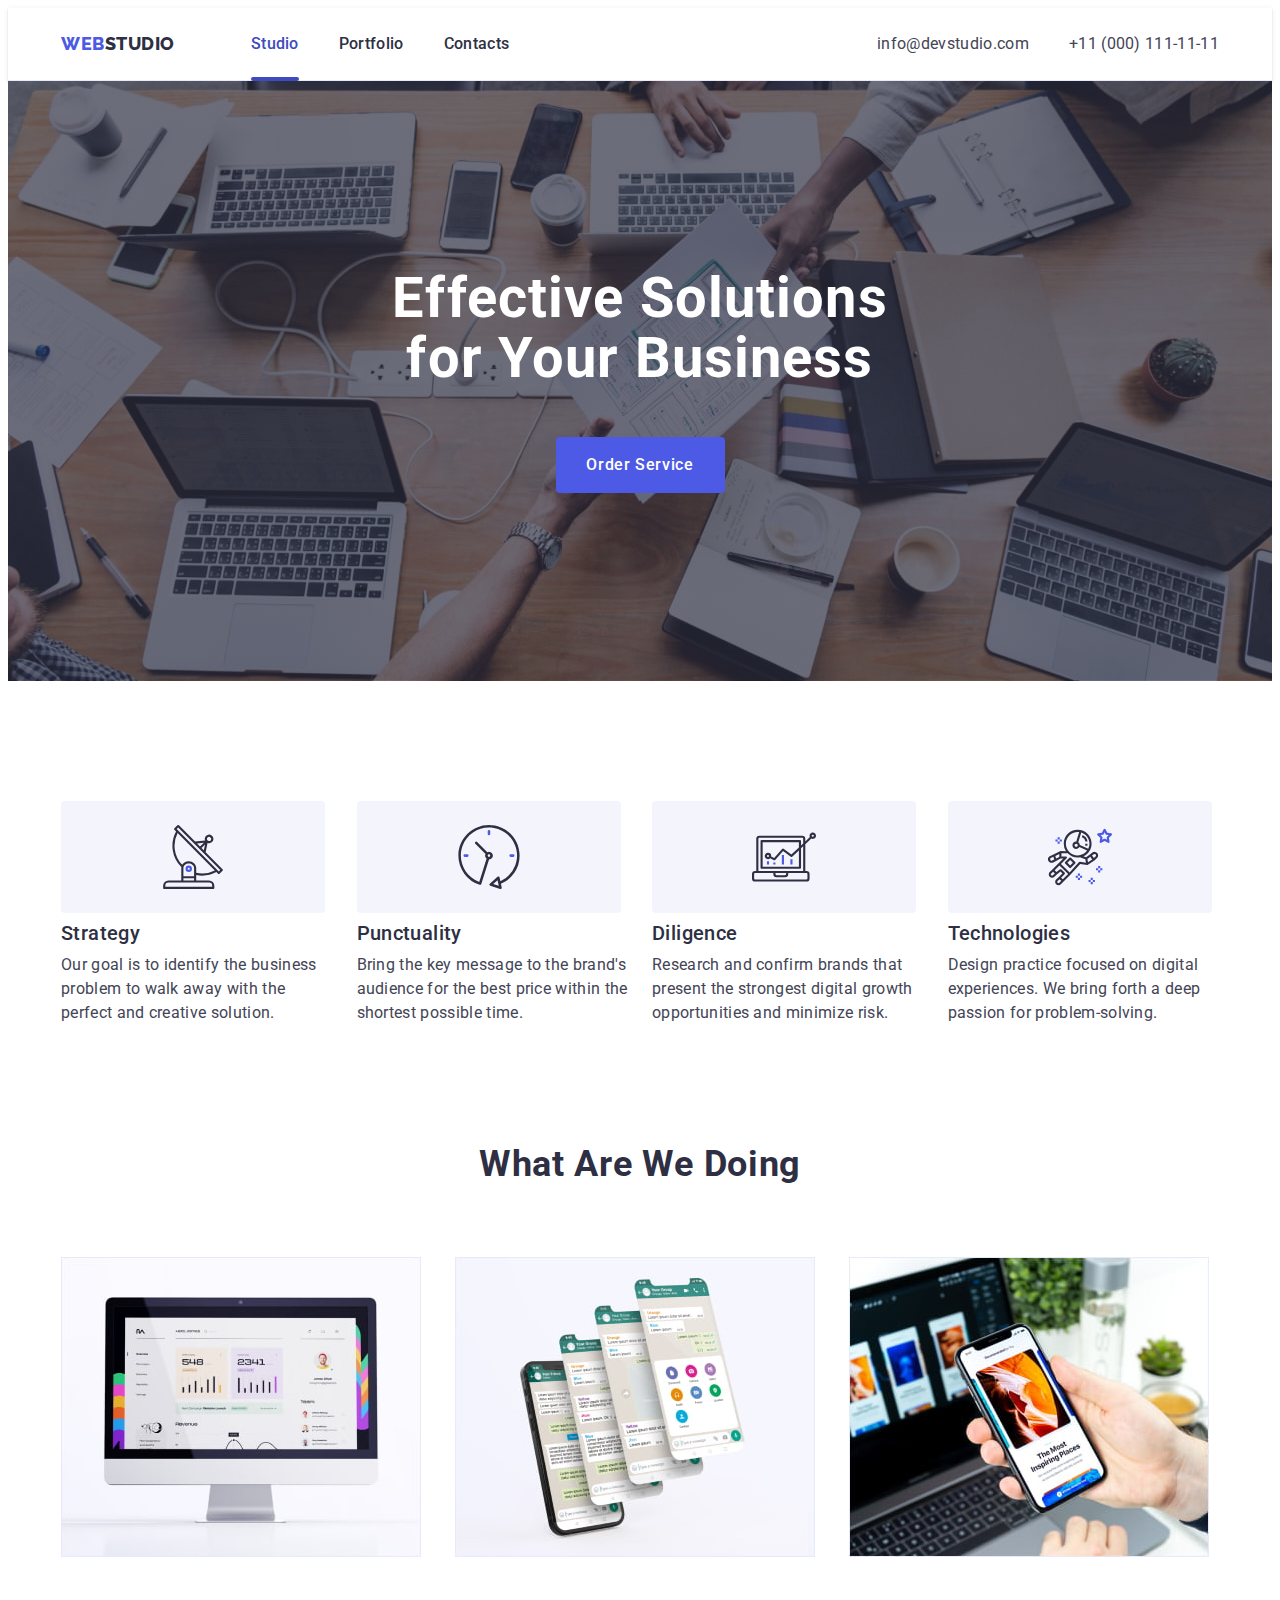
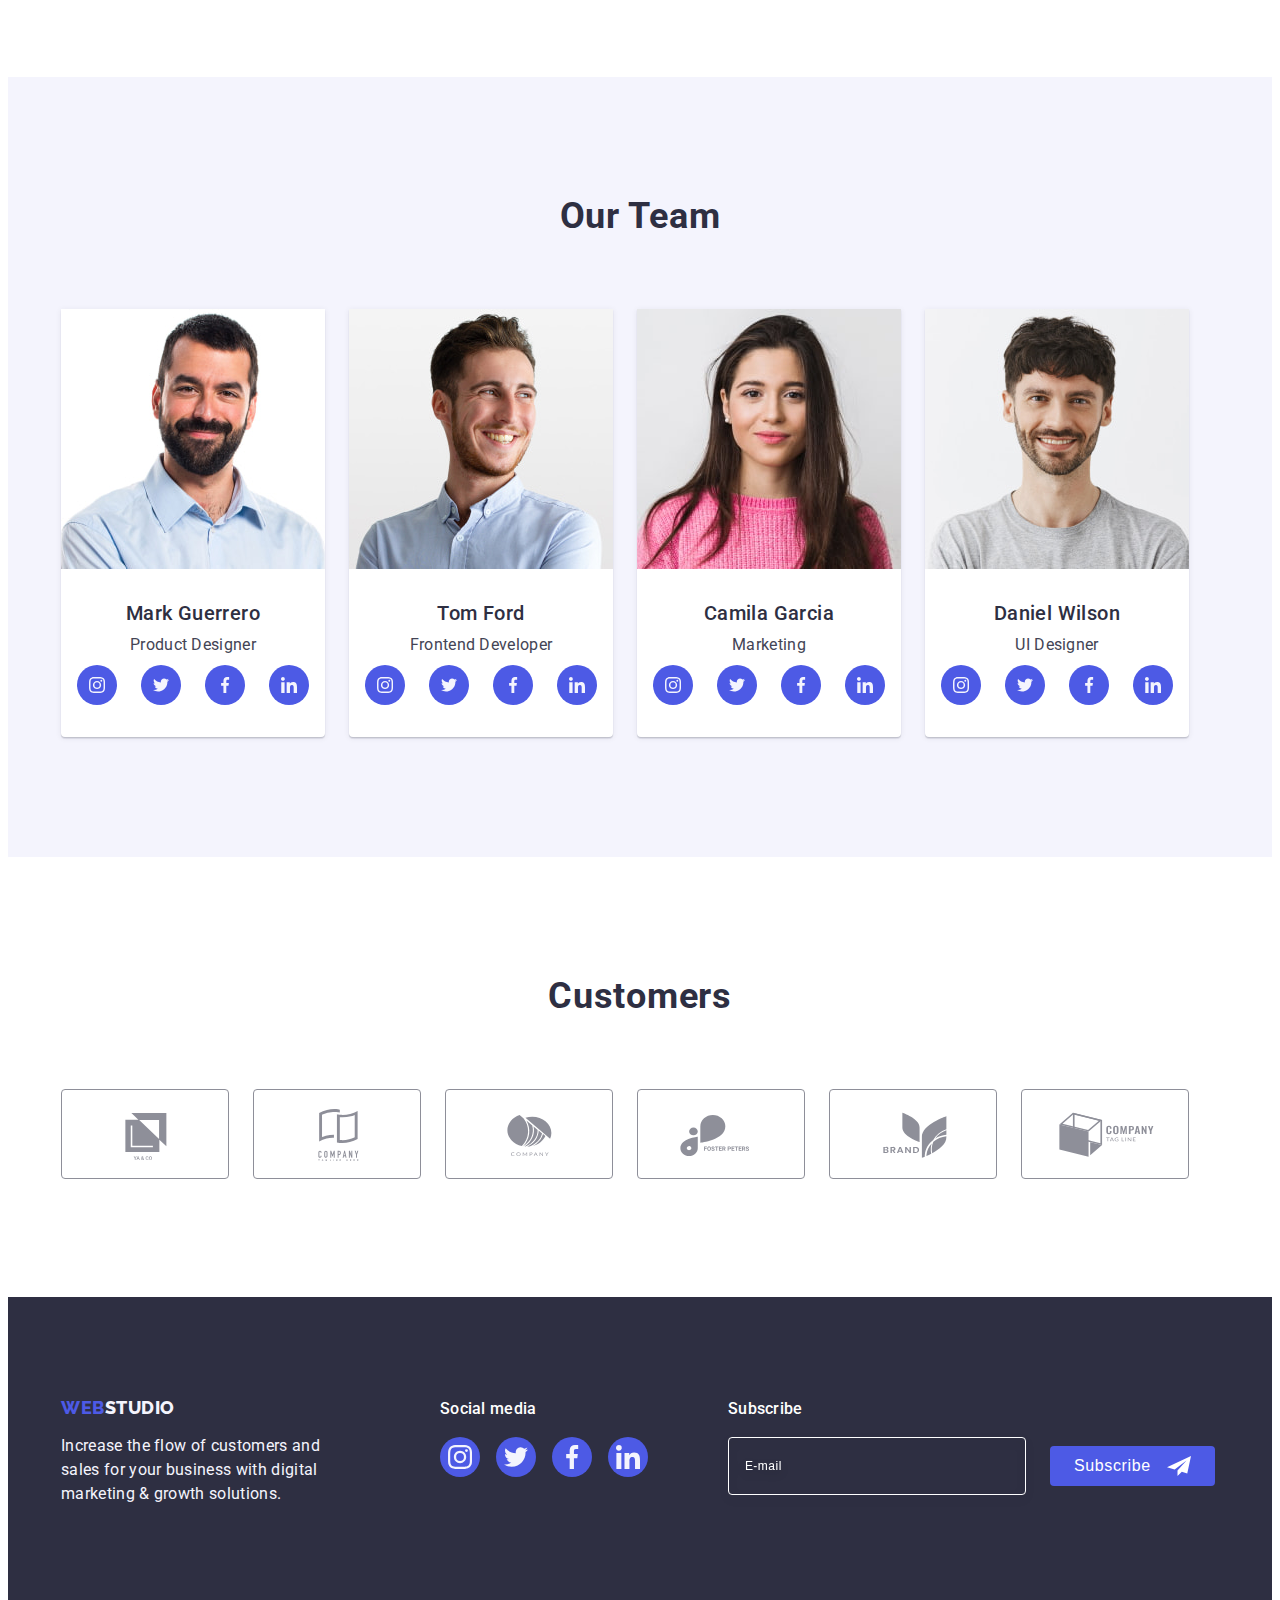
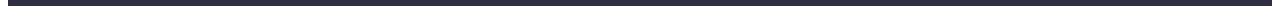
<file: index.html>
<!DOCTYPE html>
<html lang="en">
  <head>
    <meta charset="UTF-8" />
    <meta http-equiv="X-UA-Compatible" content="IE=edge" />
    <meta name="viewport" content="width=device-width, initial-scale=1.0" />
    <link rel="preconnect" href="https://fonts.googleapis.com" />
    <link rel="preconnect" href="https://fonts.gstatic.com" crossorigin />
    <link
      href="https://fonts.googleapis.com/css2?family=Raleway:wght@800&family=Roboto:wght@400;500;700&display=swap"
      rel="stylesheet"
    />
    <title>Студія</title>
    <link
      rel="stylesheet"
      href="https://cdnjs.cloudflare.com/ajax/libs/modern-normalize/2.0.0/modern-normalize.min.css"
      integrity="sha512-4xo8blKMVCiXpTaLzQSLSw3KFOVPWhm/TRtuPVc4WG6kUgjH6J03IBuG7JZPkcWMxJ5huwaBpOpnwYElP/m6wg=="
      crossorigin="anonymous"
      referrerpolicy="no-referrer"
    />
    <link rel="stylesheet" href="./css/styles.css" />
  </head>
  <body>
    <header class="header">
      <div class="container header-container">
        <nav class="header-navigation">
          <a class="header-logo link" href="./index.html"
            >Web<span class="logo">Studio</span></a
          >
          <ul class="header-menu list">
            <li class="header-menu-item">
              <a
                class="header-menu-link link current"
                href="./index.html"
                target="_blank"
                >Studio</a
              >
            </li>
            <li class="header-menu-item">
              <a
                class="header-menu-link link"
                href="./portfolio.html"
                target="_blank"
                >Portfolio</a
              >
            </li>
            <li class="header-menu-item">
              <a class="header-menu-link link" href="" target="_blank"
                >Contacts</a
              >
            </li>
          </ul>
        </nav>
        <address class="address">
          <ul class="address-menu list">
            <li>
              <a class="address-menu-link link" href="mailto:info@devstudio.com"
                >info@devstudio.com</a
              >
            </li>
            <li>
              <a class="address-menu-link link" href="tel:+110001111111"
                >+11 (000) 111-11-11</a
              >
            </li>
          </ul>
        </address>
      </div>
    </header>
    <main>
      <section class="hero">
        <div class="container">
          <h1 class="hero-title">Effective Solutions for Your Business</h1>
          <button type="button" class="hero-button" data-modal-open>
            Order Service
          </button>
        </div>
      </section>
      <section class="benefits">
        <div class="container">
          <h2 class="visually-hidden">Our benefits</h2>
          <ul class="benefits-list list">
            <li class="benefits-item">
              <div class="benefits-item-block">
                <svg class="benefits-item-icon" width="64" height="64">
                  <use href="./images/icons.svg#icon-antenna"></use>
                </svg>
              </div>
              <h3 class="benefits-subtitle">Strategy</h3>
              <p class="benefits-text">
                Our goal is to identify the business problem to walk away with
                the perfect and creative solution.
              </p>
            </li>
            <li class="benefits-item">
              <div class="benefits-item-block">
                <svg class="benefits-item-icon" width="64" height="64">
                  <use href="./images/icons.svg#icon-clock"></use>
                </svg>
              </div>
              <h3 class="benefits-subtitle">Punctuality</h3>
              <p class="benefits-text">
                Bring the key message to the brand's audience for the best price
                within the shortest possible time.
              </p>
            </li>
            <li class="benefits-item">
              <div class="benefits-item-block">
                <svg class="benefits-item-icon" width="64" height="64">
                  <use href="./images/icons.svg#icon-diagram"></use>
                </svg>
              </div>
              <h3 class="benefits-subtitle">Diligence</h3>
              <p class="benefits-text">
                Research and confirm brands that present the strongest digital
                growth opportunities and minimize risk.
              </p>
            </li>
            <li class="benefits-item">
              <div class="benefits-item-block">
                <svg class="benefits-item-icon" width="64" height="64">
                  <use href="./images/icons.svg#icon-astronaut"></use>
                </svg>
              </div>
              <h3 class="benefits-subtitle">Technologies</h3>
              <p class="benefits-text">
                Design practice focused on digital experiences. We bring forth a
                deep passion for problem-solving.
              </p>
            </li>
          </ul>
        </div>
      </section>
      <section class="products">
        <div class="container">
          <h2 class="products-title">What are we doing</h2>
          <ul class="products-list list">
            <li class="products-item">
              <img
                src="./images/about1.jpg"
                alt="computer"
                width="360"
                height="300"
              />
            </li>
            <li class="products-item">
              <img
                src="./images/about2.jpg"
                alt="web technologies"
                width="360"
                height="300"
              />
            </li>
            <li class="products-item">
              <img
                src="./images/about3.jpg"
                alt="phone"
                width="360"
                height="300"
              />
            </li>
          </ul>
        </div>
      </section>
      <section class="team">
        <div class="container">
          <h2 class="team-title">Our Team</h2>
          <ul class="team-list list">
            <li class="team-item">
              <img
                src="./images/mark.jpg"
                alt="Mark's photo"
                width="264"
                height="260"
              />
              <div class="team-container">
                <h3 class="team-subtitle">Mark Guerrero</h3>
                <p class="team-text">Product Designer</p>
                <ul class="team-list-soc list">
                  <li class="team-item-soc">
                    <a
                      class="link-soc"
                      href=""
                      aria-label="instagram"
                      target="_blank"
                      rel="noopener noreferrer"
                    >
                      <svg class="link-soc-icon" width="16" height="16">
                        <use href="./images/icons.svg#icon-instagram"></use>
                      </svg>
                    </a>
                  </li>
                  <li class="team-item-soc">
                    <a
                      class="link-soc"
                      href=""
                      aria-label="twitter"
                      target="_blank"
                      rel="noopener noreferrer"
                    >
                      <svg class="link-soc-icon" width="16" height="16">
                        <use href="./images/icons.svg#icon-twitter"></use>
                      </svg>
                    </a>
                  </li>
                  <li class="team-item-soc">
                    <a
                      class="link-soc"
                      href=""
                      aria-label="facebook"
                      target="_blank"
                      rel="noopener noreferrer"
                    >
                      <svg class="link-soc-icon" width="16" height="16">
                        <use href="./images/icons.svg#icon-facebook"></use>
                      </svg>
                    </a>
                  </li>
                  <li class="team-item-soc">
                    <a
                      class="link-soc"
                      href=""
                      aria-label="linkedin"
                      target="_blank"
                      rel="noopener noreferrer"
                    >
                      <svg class="link-soc-icon" width="16" height="16">
                        <use href="./images/icons.svg#icon-linkedin"></use>
                      </svg>
                    </a>
                  </li>
                </ul>
              </div>
            </li>
            <li class="team-item">
              <img
                src="./images/tom.jpg"
                alt="Tom's photo"
                width="264"
                height="260"
              />
              <div class="team-container">
                <h3 class="team-subtitle">Tom Ford</h3>
                <p class="team-text">Frontend Developer</p>
                <ul class="team-list-soc list">
                  <li class="team-item-soc">
                    <a
                      class="link-soc"
                      href=""
                      aria-label="instagram"
                      target="_blank"
                      rel="noopener noreferrer"
                    >
                      <svg class="link-soc-icon" width="16" height="16">
                        <use href="./images/icons.svg#icon-instagram"></use>
                      </svg>
                    </a>
                  </li>
                  <li class="team-item-soc">
                    <a
                      class="link-soc"
                      href=""
                      aria-label="twitter"
                      target="_blank"
                      rel="noopener noreferrer"
                    >
                      <svg class="link-soc-icon" width="16" height="16">
                        <use href="./images/icons.svg#icon-twitter"></use>
                      </svg>
                    </a>
                  </li>
                  <li class="team-item-soc">
                    <a
                      class="link-soc"
                      href=""
                      aria-label="facebook"
                      target="_blank"
                      rel="noopener noreferrer"
                    >
                      <svg class="link-soc-icon" width="16" height="16">
                        <use href="./images/icons.svg#icon-facebook"></use>
                      </svg>
                    </a>
                  </li>
                  <li class="team-item-soc">
                    <a
                      class="link-soc"
                      href=""
                      aria-label="linkedin"
                      target="_blank"
                      rel="noopener noreferrer"
                    >
                      <svg class="link-soc-icon" width="16" height="16">
                        <use href="./images/icons.svg#icon-linkedin"></use>
                      </svg>
                    </a>
                  </li>
                </ul>
              </div>
            </li>
            <li class="team-item">
              <img
                src="./images/camila.jpg"
                alt="Camila's photo"
                width="264"
                height="260"
              />
              <div class="team-container">
                <h3 class="team-subtitle">Camila Garcia</h3>
                <p class="team-text">Marketing</p>
                <ul class="team-list-soc list">
                  <li class="team-item-soc">
                    <a
                      class="link-soc"
                      href=""
                      aria-label="instagram"
                      target="_blank"
                      rel="noopener noreferrer"
                    >
                      <svg class="link-soc-icon" width="16" height="16">
                        <use href="./images/icons.svg#icon-instagram"></use>
                      </svg>
                    </a>
                  </li>
                  <li class="team-item-soc">
                    <a
                      class="link-soc"
                      href=""
                      aria-label="twitter"
                      target="_blank"
                      rel="noopener noreferrer"
                    >
                      <svg class="link-soc-icon" width="16" height="16">
                        <use href="./images/icons.svg#icon-twitter"></use>
                      </svg>
                    </a>
                  </li>
                  <li class="team-item-soc">
                    <a
                      class="link-soc"
                      href=""
                      aria-label="facebook"
                      target="_blank"
                      rel="noopener noreferrer"
                    >
                      <svg class="link-soc-icon" width="16" height="16">
                        <use href="./images/icons.svg#icon-facebook"></use>
                      </svg>
                    </a>
                  </li>
                  <li class="team-item-soc">
                    <a
                      class="link-soc"
                      href=""
                      aria-label="linkedin"
                      target="_blank"
                      rel="noopener noreferrer"
                    >
                      <svg class="link-soc-icon" width="16" height="16">
                        <use href="./images/icons.svg#icon-linkedin"></use>
                      </svg>
                    </a>
                  </li>
                </ul>
              </div>
            </li>
            <li class="team-item">
              <img
                src="./images/daniel.jpg"
                alt="Daniel's photo"
                width="264"
                height="260"
              />
              <div class="team-container">
                <h3 class="team-subtitle">Daniel Wilson</h3>
                <p class="team-text">UI Designer</p>
                <ul class="team-list-soc list">
                  <li class="team-item-soc">
                    <a
                      class="link-soc"
                      href=""
                      aria-label="instagram"
                      target="_blank"
                      rel="noopener noreferrer"
                    >
                      <svg class="link-soc-icon" width="16" height="16">
                        <use href="./images/icons.svg#icon-instagram"></use>
                      </svg>
                    </a>
                  </li>
                  <li class="team-item-soc">
                    <a
                      class="link-soc"
                      href=""
                      aria-label="twitter"
                      target="_blank"
                      rel="noopener noreferrer"
                    >
                      <svg class="link-soc-icon" width="16" height="16">
                        <use href="./images/icons.svg#icon-twitter"></use>
                      </svg>
                    </a>
                  </li>
                  <li class="team-item-soc">
                    <a
                      class="link-soc"
                      href=""
                      aria-label="facebook"
                      target="_blank"
                      rel="noopener noreferrer"
                    >
                      <svg class="link-soc-icon" width="16" height="16">
                        <use href="./images/icons.svg#icon-facebook"></use>
                      </svg>
                    </a>
                  </li>
                  <li class="team-item-soc">
                    <a
                      class="link-soc"
                      href=""
                      aria-label="linkedin"
                      target="_blank"
                      rel="noopener noreferrer"
                    >
                      <svg class="link-soc-icon" width="16" height="16">
                        <use href="./images/icons.svg#icon-linkedin"></use>
                      </svg>
                    </a>
                  </li>
                </ul>
              </div>
            </li>
          </ul>
        </div>
      </section>
      <section class="customers">
        <div class="container">
          <h2 class="customers-title">Customers</h2>
          <ul class="customers-list list">
            <li class="customers-item">
              <a class="customers-link" href="">
                <svg class="customers-link-icon" width="104" height="56">
                  <use href="./images/icons.svg#icon-Logo-1"></use>
                </svg>
              </a>
            </li>
            <li class="customers-item">
              <a class="customers-link" href="">
                <svg class="customers-link-icon" width="104" height="56">
                  <use href="./images/icons.svg#icon-Logo-2"></use>
                </svg>
              </a>
            </li>
            <li class="customers-item">
              <a class="customers-link" href="">
                <svg class="customers-link-icon" width="104" height="56">
                  <use href="./images/icons.svg#icon-Logo-3"></use>
                </svg>
              </a>
            </li>
            <li class="customers-item">
              <a class="customers-link" href="">
                <svg class="customers-link-icon" width="104" height="56">
                  <use href="./images/icons.svg#icon-Logo-4"></use>
                </svg>
              </a>
            </li>
            <li class="customers-item">
              <a class="customers-link" href="">
                <svg class="customers-link-icon" width="104" height="56">
                  <use href="./images/icons.svg#icon-Logo-5"></use>
                </svg>
              </a>
            </li>
            <li class="customers-item">
              <a class="customers-link" href="">
                <svg class="customers-link-icon" width="104" height="56">
                  <use href="./images/icons.svg#icon-Logo-6"></use>
                </svg>
              </a>
            </li>
          </ul>
        </div>
      </section>
    </main>
    <footer class="footer">
      <div class="footer-container container">
        <div class="footer-box">
          <a class="footer-logo link" href="./index.html"
            >Web<span class="logo-footer">Studio</span></a
          >
          <p class="footer-text">
            Increase the flow of customers and<br />sales for your business with
            digital<br />
            marketing & growth solutions.
          </p>
        </div>
        <div class="footer-soc">
          <p class="footer-soc-title">Social media</p>
          <ul class="footer-soc-list list">
            <li class="footer-soc-item">
              <a href="" class="footer-soc-link">
                <svg class="footer-soc-icon" width="24" height="24">
                  <use href="./images/icons.svg#icon-instagram"></use>
                </svg>
              </a>
            </li>
            <li class="footer-soc-item">
              <a href="" class="footer-soc-link">
                <svg class="footer-soc-icon" width="24" height="24">
                  <use href="./images/icons.svg#icon-twitter"></use>
                </svg>
              </a>
            </li>
            <li class="footer-soc-item">
              <a href="" class="footer-soc-link">
                <svg class="footer-soc-icon" width="24" height="24">
                  <use href="./images/icons.svg#icon-facebook"></use>
                </svg>
              </a>
            </li>
            <li class="footer-soc-item">
              <a href="" class="footer-soc-link">
                <svg class="footer-soc-icon" width="24" height="24">
                  <use href="./images/icons.svg#icon-linkedin"></use>
                </svg>
              </a>
            </li>
          </ul>
        </div>
        <div class="subscribe-container">
          <p class="footer-soc-title">Subscribe</p>
          <form class="footer-form">
            <label for="footer-email" class="footer-subscribe">
              <input
                type="email"
                name="footer-email"
                id="footer-email"
                placeholder="E-mail"
                class="footer-inpt"
                required
              />
            </label>
            <button type="submit" class="footer-but">
              Subscribe
              <svg class="footer-icon-but" width="24" height="24">
                <use href="./images/icons.svg#icon-subscribe"></use>
              </svg>
            </button>
          </form>
        </div>
      </div>
    </footer>
    <div class="backdrop is-hidden" data-modal>
      <div class="modal">
        <button type="button" class="modal-btn" data-modal-close>
          <svg class="button-icon" width="8" height="8">
            <use href="./images/icons.svg#icon-close-black"></use>
          </svg>
        </button>
        <p class="modal-title">Leave your contacts and we will call you back</p>
        <form class="modal-form">
          <div class="modal-field">
            <label for="user-name" class="modal-label">Name</label>
            <div class="input-wrap">
              <input
                class="modal-input"
                type="text"
                name="user-name"
                id="user-name"
              />
              <svg class="input-icon" width="18" height="24">
                <use href="./images/icons.svg#icon-name"></use>
              </svg>
            </div>
          </div>
          <div class="modal-field">
            <label for="user-phone" class="modal-label">Phone</label>
            <div class="input-wrap">
              <input
                class="modal-input"
                type="tel"
                name="user-phone"
                id="user-phone"
              />
              <svg class="input-icon" width="18" height="24">
                <use href="./images/icons.svg#icon-phone"></use>
              </svg>
            </div>
          </div>
          <div class="modal-field">
            <label for="user-email" class="modal-label">Email</label>
            <div class="input-wrap">
              <input
                class="modal-input"
                type="email"
                name="user-email"
                id="user-email"
              />
              <svg class="input-icon" width="18" height="24">
                <use href="./images/icons.svg#icon-email"></use>
              </svg>
            </div>
          </div>
          <div class="modal-field-txt">
            <label for="user-comment" class="modal-label">Comment</label>
            <textarea
              name="user-comment"
              id="user-comment"
              placeholder="Text input"
              class="modal-textarea"
            ></textarea>
          </div>
          <div class="modal-field-check">
            <input
              type="checkbox"
              name="user-privacy"
              id="user-privacy"
              class="input-check visually-hidden"
              value="true"
            />
            <label for="user-privacy" class="check-text">
              <span class="check-svg">
                <svg class="check-icon" width="10" height="8">
                  <use href="./images/icons.svg#icon-Vector"></use>
                </svg>
              </span>
              I accept the terms and conditions of the&nbsp;
              <a href="" class="modal-privacy">Privacy Policy</a>
            </label>
          </div>
          <button type="submit" class="modal-but">Send</button>
        </form>
      </div>
    </div>
    <script src="./js/modal.js"></script>
  </body>
</html>
</file>
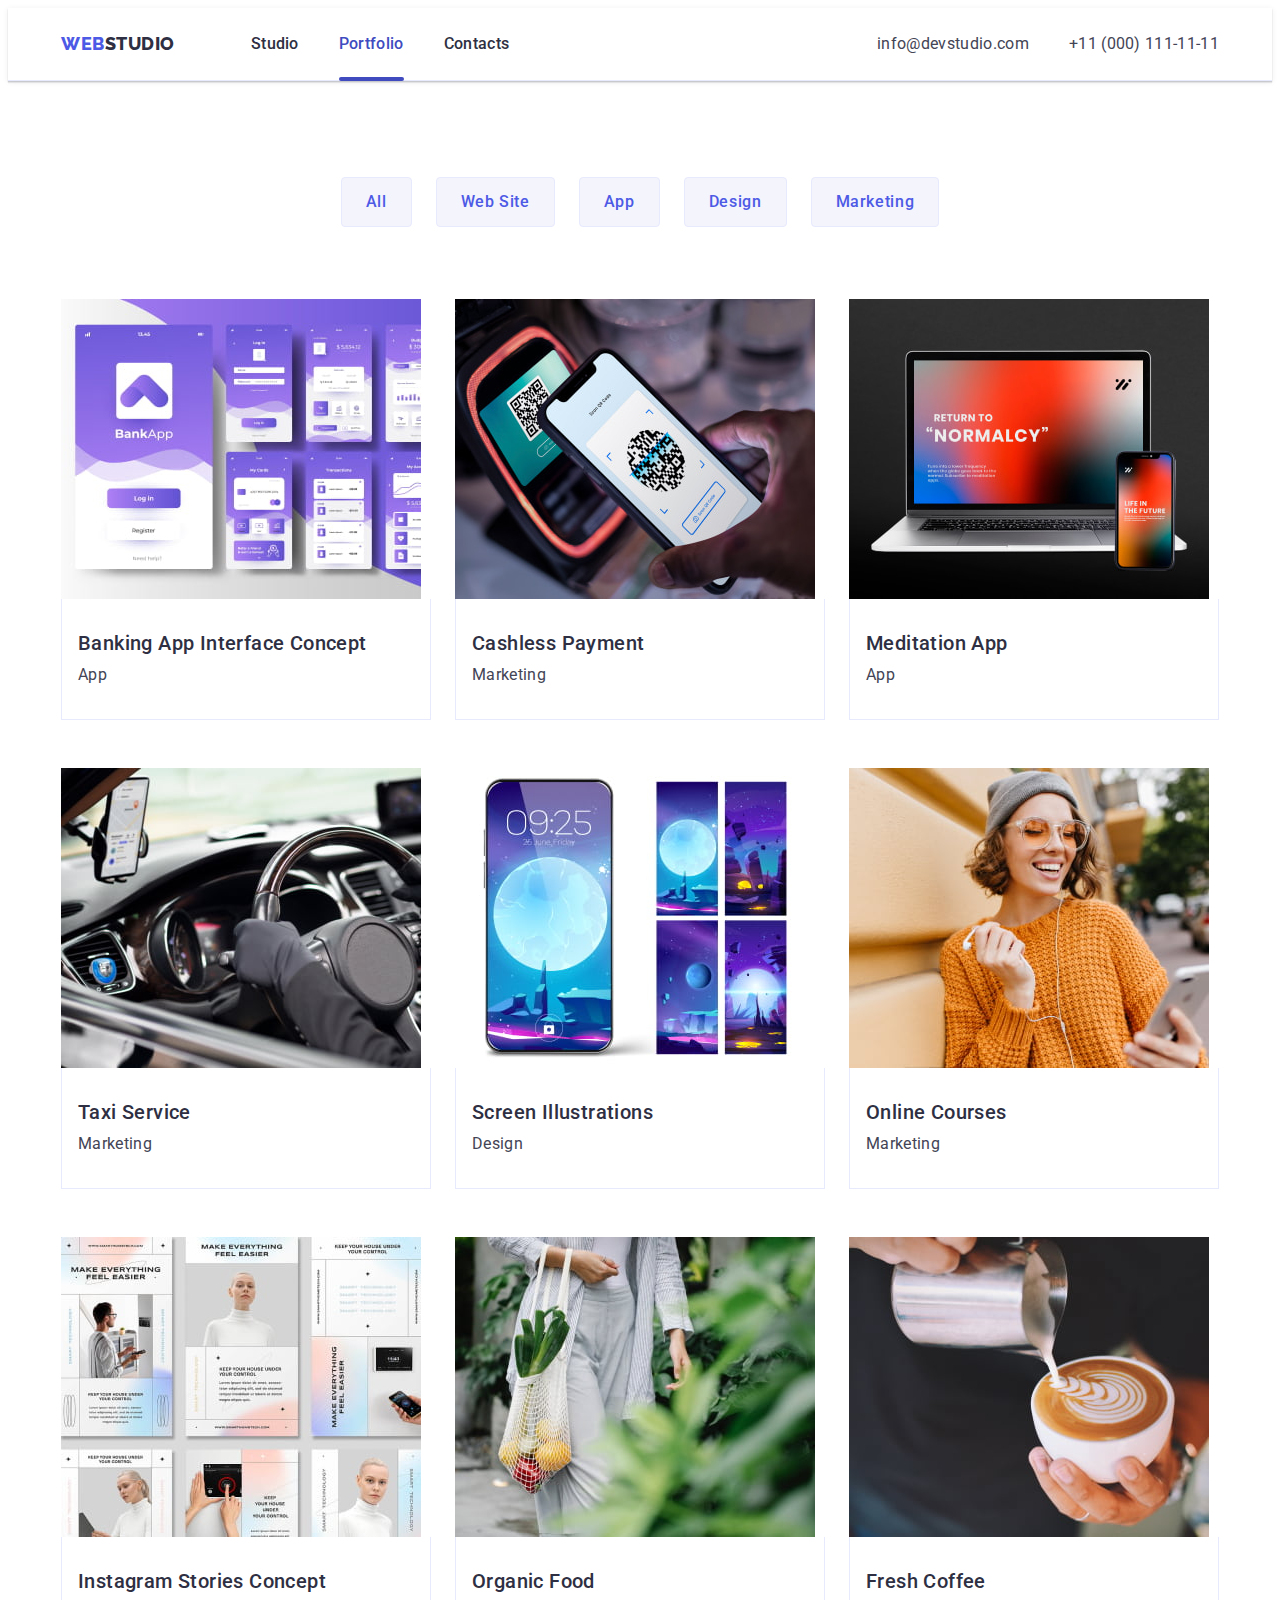
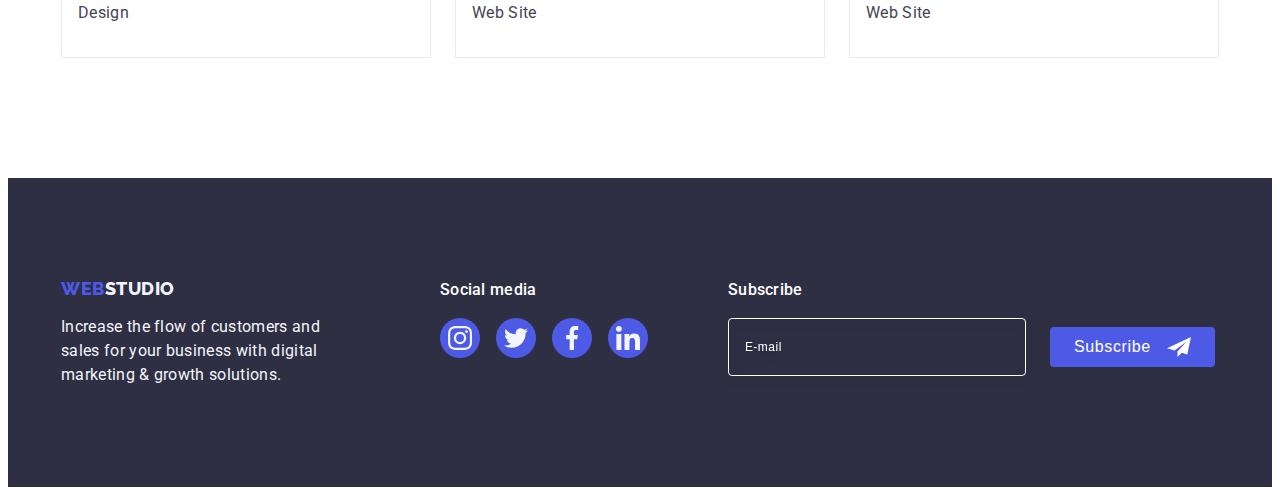
<file: portfolio.html>
<!DOCTYPE html>
<html lang="en">
  <head>
    <meta charset="UTF-8" />
    <meta http-equiv="X-UA-Compatible" content="IE=edge" />
    <meta name="viewport" content="width=device-width, initial-scale=1.0" />
    <link rel="preconnect" href="https://fonts.googleapis.com" />
    <link rel="preconnect" href="https://fonts.gstatic.com" crossorigin />
    <link
      href="https://fonts.googleapis.com/css2?family=Raleway:wght@800&family=Roboto:wght@400;500;700&display=swap"
      rel="stylesheet"
    />
    <title>Портфоліо</title>
    <link
      rel="stylesheet"
      href="https://cdnjs.cloudflare.com/ajax/libs/modern-normalize/2.0.0/modern-normalize.min.css"
      integrity="sha512-4xo8blKMVCiXpTaLzQSLSw3KFOVPWhm/TRtuPVc4WG6kUgjH6J03IBuG7JZPkcWMxJ5huwaBpOpnwYElP/m6wg=="
      crossorigin="anonymous"
      referrerpolicy="no-referrer"
    />
    <link rel="stylesheet" href="./css/styles.css" />
  </head>
  <body>
    <header class="header">
      <div class="container header-container">
        <nav class="header-navigation">
          <a class="header-logo link" href="./index.html"
            >Web<span class="logo">Studio</span></a
          >
          <ul class="header-menu list">
            <li class="header-menu-item">
              <a
                class="header-menu-link link"
                href="./index.html"
                target="_blank"
                >Studio</a
              >
            </li>
            <li class="header-menu-item">
              <a
                class="header-menu-link link current"
                href="./portfolio.html"
                target="_blank"
                >Portfolio</a
              >
            </li>
            <li class="header-menu-item">
              <a class="header-menu-link link" href="" target="_blank"
                >Contacts</a
              >
            </li>
          </ul>
        </nav>
        <address class="address">
          <ul class="address-menu list">
            <li>
              <a class="address-menu-link link" href="mailto:info@devstudio.com"
                >info@devstudio.com</a
              >
            </li>
            <li>
              <a class="address-menu-link link" href="tel:+110001111111"
                >+11 (000) 111-11-11</a
              >
            </li>
          </ul>
        </address>
      </div>
    </header>
    <main>
      <section class="portfolio-section">
        <div class="container">
          <h1 class="visually-hidden">Portfolio button</h1>
          <ul class="portfolio-button-list list">
            <li class="portfolio-button-item">
              <button class="portfolio-button-link" type="button">All</button>
            </li>
            <li class="portfolio-button-item">
              <button class="portfolio-button-link" type="button">
                Web Site
              </button>
            </li>
            <li class="portfolio-button-item">
              <button class="portfolio-button-link" type="button">App</button>
            </li>
            <li class="portfolio-button-item">
              <button class="portfolio-button-link" type="button">
                Design
              </button>
            </li>
            <li class="portfolio-button-item">
              <button class="portfolio-button-link" type="button">
                Marketing
              </button>
            </li>
          </ul>
          <ul class="features-list list">
            <li class="features-item">
              <a href="" class="features-link link">
                <div class="features-cover-block">
                  <img
                    class="features-item-photo"
                    src="./images/portfolio/bank.jpg"
                    alt="App"
                    width="360"
                  />
                  <p class="features-cover-text">
                    14 Stylish and User-Friendly App Design Concepts · Task
                    Manager App · Calorie Tracker App · Exotic Fruit Ecommerce
                    App · Cloud Storage App
                  </p>
                </div>
                <div class="features-container">
                  <h2 class="features-title">Banking App Interface Concept</h2>
                  <p class="features-text">App</p>
                </div>
              </a>
            </li>
            <li class="features-item">
              <a href="" class="features-link link">
                <div class="features-cover-block">
                  <img
                    class="features-item-photo"
                    src="./images/portfolio/payment.jpg"
                    alt="Payment"
                    width="360"
                  />
                  <p class="features-cover-text">
                    14 Stylish and User-Friendly App Design Concepts · Task
                    Manager App · Calorie Tracker App · Exotic Fruit Ecommerce
                    App · Cloud Storage App
                  </p>
                </div>
                <div class="features-container">
                  <h2 class="features-title">Cashless Payment</h2>
                  <p class="features-text">Marketing</p>
                </div>
              </a>
            </li>
            <li class="features-item">
              <a href="" class="features-link link">
                <div class="features-cover-block">
                  <img
                    class="features-item-photo"
                    src="./images/portfolio/meditation.jpg"
                    alt="App"
                    width="360"
                  />
                  <p class="features-cover-text">
                    14 Stylish and User-Friendly App Design Concepts · Task
                    Manager App · Calorie Tracker App · Exotic Fruit Ecommerce
                    App · Cloud Storage App
                  </p>
                </div>
                <div class="features-container">
                  <h2 class="features-title">Meditation App</h2>
                  <p class="features-text">App</p>
                </div>
              </a>
            </li>
            <li class="features-item">
              <a href="" class="features-link link">
                <div class="features-cover-block">
                  <img
                    class="features-item-photo"
                    src="./images/portfolio/taxi.jpg"
                    alt="Service"
                    width="360"
                  />
                  <p class="features-cover-text">
                    14 Stylish and User-Friendly App Design Concepts · Task
                    Manager App · Calorie Tracker App · Exotic Fruit Ecommerce
                    App · Cloud Storage App
                  </p>
                </div>
                <div class="features-container">
                  <h2 class="features-title">Taxi Service</h2>
                  <p class="features-text">Marketing</p>
                </div>
              </a>
            </li>
            <li class="features-item">
              <a href="" class="features-link link">
                <div class="features-cover-block">
                  <img
                    class="features-item-photo"
                    src="./images/portfolio/illustrations.jpg"
                    alt="Illustrations"
                    width="360"
                  />
                  <p class="features-cover-text">
                    14 Stylish and User-Friendly App Design Concepts · Task
                    Manager App · Calorie Tracker App · Exotic Fruit Ecommerce
                    App · Cloud Storage App
                  </p>
                </div>
                <div class="features-container">
                  <h2 class="features-title">Screen Illustrations</h2>
                  <p class="features-text">Design</p>
                </div>
              </a>
            </li>
            <li class="features-item">
              <a href="" class="features-link link">
                <div class="features-cover-block">
                  <img
                    class="features-item-photo"
                    src="./images/portfolio/courses.jpg"
                    alt="Courses"
                    width="360"
                  />
                  <p class="features-cover-text">
                    14 Stylish and User-Friendly App Design Concepts · Task
                    Manager App · Calorie Tracker App · Exotic Fruit Ecommerce
                    App · Cloud Storage App
                  </p>
                </div>
                <div class="features-container">
                  <h2 class="features-title">Online Courses</h2>
                  <p class="features-text">Marketing</p>
                </div>
              </a>
            </li>
            <li class="features-item">
              <a href="" class="features-link link">
                <div class="features-cover-block">
                  <img
                    class="features-item-photo"
                    src="./images/portfolio/instagram.jpg"
                    alt="Stories"
                    width="360"
                  />
                  <p class="features-cover-text">
                    14 Stylish and User-Friendly App Design Concepts · Task
                    Manager App · Calorie Tracker App · Exotic Fruit Ecommerce
                    App · Cloud Storage App
                  </p>
                </div>
                <div class="features-container">
                  <h2 class="features-title">Instagram Stories Concept</h2>
                  <p class="features-text">Design</p>
                </div>
              </a>
            </li>
            <li class="features-item">
              <a href="" class="features-link link">
                <div class="features-cover-block">
                  <img
                    class="features-item-photo"
                    src="./images/portfolio/organic.jpg"
                    alt="Organic"
                    width="360"
                  />
                  <p class="features-cover-text">
                    14 Stylish and User-Friendly App Design Concepts · Task
                    Manager App · Calorie Tracker App · Exotic Fruit Ecommerce
                    App · Cloud Storage App
                  </p>
                </div>
                <div class="features-container">
                  <h2 class="features-title">Organic Food</h2>
                  <p class="features-text">Web Site</p>
                </div>
              </a>
            </li>
            <li class="features-item">
              <a href="" class="features-link link">
                <div class="features-cover-block">
                  <img
                    class="features-item-photo"
                    src="./images/portfolio/coffee.jpg"
                    alt="Coffee"
                    width="360"
                  />
                  <p class="features-cover-text">
                    14 Stylish and User-Friendly App Design Concepts · Task
                    Manager App · Calorie Tracker App · Exotic Fruit Ecommerce
                    App · Cloud Storage App
                  </p>
                </div>
                <div class="features-container">
                  <h2 class="features-title">Fresh Coffee</h2>
                  <p class="features-text">Web Site</p>
                </div>
              </a>
            </li>
          </ul>
        </div>
      </section>
    </main>
    <footer class="footer">
      <div class="footer-container container">
        <div class="footer-box">
          <a class="footer-logo link" href="./index.html"
            >Web<span class="logo-footer">Studio</span></a
          >
          <p class="footer-text">
            Increase the flow of customers and<br />sales for your business with
            digital<br />
            marketing & growth solutions.
          </p>
        </div>
        <div class="footer-soc">
          <p class="footer-soc-title">Social media</p>
          <ul class="footer-soc-list list">
            <li class="footer-soc-item">
              <a href="" class="footer-soc-link">
                <svg class="footer-soc-icon" width="24" height="24">
                  <use href="./images/icons.svg#icon-instagram"></use>
                </svg>
              </a>
            </li>
            <li class="footer-soc-item">
              <a href="" class="footer-soc-link">
                <svg class="footer-soc-icon" width="24" height="24">
                  <use href="./images/icons.svg#icon-twitter"></use>
                </svg>
              </a>
            </li>
            <li class="footer-soc-item">
              <a href="" class="footer-soc-link">
                <svg class="footer-soc-icon" width="24" height="24">
                  <use href="./images/icons.svg#icon-facebook"></use>
                </svg>
              </a>
            </li>
            <li class="footer-soc-item">
              <a href="" class="footer-soc-link">
                <svg class="footer-soc-icon" width="24" height="24">
                  <use href="./images/icons.svg#icon-linkedin"></use>
                </svg>
              </a>
            </li>
          </ul>
        </div>
        <div class="subscribe-container">
          <p class="footer-soc-title">Subscribe</p>
          <form class="footer-form">
            <label for="footer-email" class="footer-subscribe">
              <input
                type="email"
                name="footer-email"
                id="footer-email"
                placeholder="E-mail"
                class="footer-inpt"
                required
              />
            </label>
            <button type="submit" class="footer-but">
              Subscribe
              <svg class="footer-icon-but" width="24" height="24">
                <use href="./images/icons.svg#icon-subscribe"></use>
              </svg>
            </button>
          </form>
        </div>
      </div>
    </footer>
    <script src="./js/modal.js"></script>
  </body>
</html>
</file>
<file: css/styles.css>
:root {
  --main-title-color: #2e2f42;
  --button-color: #4d5ae5;
  --sec-text-color: #f4f4fd;
  --border-color: #e7e9fc;
  --hover-color: #404bbf;
  --background-color: #ffffff;
  --address-color: #434455;
  --light-slate-color: #8e8f99;
  --transition: 250ms cubic-bezier(0.4, 0, 0.2, 1);
  --backdrop: #fcfcfc;
  --green-color: #31d0aa;
}

body {
  font-family: "Roboto", sans-serif;
  color: var(--address-color);
  background-color: var(--background-color);
}

p,
h1,
h2,
h3,
h4,
h5,
h6 {
  margin-top: 0;
  margin-bottom: 0;
}

.container {
  width: 1158px;
  padding-left: 15px;
  padding-right: 15px;
  margin: 0 auto;
}

.link {
  text-decoration: none;
}
.list {
  list-style: none;
  margin-top: 0;
  margin-bottom: 0;
  padding-left: 0;
}

img {
  display: block;
}

.visually-hidden {
  position: absolute;
  width: 1px;
  height: 1px;
  margin: -1px;
  border: 0;
  padding: 0;
  white-space: nowrap;
  clip-path: inset(100%);
  clip: rect(0 0 0 0);
  overflow: hidden;
}

/*--HEADER--*/
.header {
  border-bottom: 1px solid var(--border-color);
  box-shadow: 0px 2px 1px rgba(46, 47, 66, 0.08),
    0px 1px 1px rgba(46, 47, 66, 0.16), 0px 1px 6px rgba(46, 47, 66, 0.08);
}

.header-container {
  display: flex;
  align-items: center;
}

.header-navigation {
  display: flex;
  align-items: center;
  flex-grow: 1;
}

.header-logo {
  font-family: "Raleway", sans-serif;
  font-weight: 800;
  font-size: 18px;
  line-height: 1.17;
  letter-spacing: 0.03em;
  text-transform: uppercase;
  color: var(--button-color);
  display: flex;
  align-items: center;
  margin-right: 76px;
}

.logo {
  color: var(--main-title-color);
}

.header-menu {
  display: flex;
  max-width: 76;
  gap: 40px;
}

.header-menu-link {
  display: block;
  font-weight: 500;
  font-size: 16px;
  line-height: 1.5;
  letter-spacing: 0.02em;
  color: var(--main-title-color);
  padding: 24px 0 24px;
  transition: color 250ms cubic-bezier(0.4, 0, 0.2, 1);
}

.header-menu-link:hover,
.header-menu-link:focus {
  color: var(--hover-color);
}

.current {
  position: relative;
  color: var(--hover-color);
}

.current::after {
  content: "";
  position: absolute;
  left: 0;
  bottom: -1px;
  width: 100%;
  height: 4px;
  border-radius: 2px;
  background-color: var(--hover-color);
}

.address {
  font-style: normal;
}

.address-menu {
  display: flex;
  max-width: 344;
  gap: 40px;
}

.address-menu-link {
  font-size: 16px;
  line-height: 1.5;
  letter-spacing: 0.02em;
  color: var(--address-color);
  padding: 24px 0 24px;
  transition: color 250ms cubic-bezier(0.4, 0, 0.2, 1);
}

.address-menu-link:hover,
.address-menu-link:focus {
  color: var(--hover-color);
}

/*--MAIN--*/
.hero {
  max-width: 1440px;
  padding: 188px 0 188px;
  background: var(--main-title-color);
  background-image: linear-gradient(
      rgba(46, 47, 66, 0.7),
      rgba(46, 47, 66, 0.7)
    ),
    url(../images/hero.jpg);
  background-repeat: no-repeat;
  background-position: center;
  background-size: cover;
  margin: 0 auto;
}

.hero-title {
  font-weight: 700;
  font-size: 56px;
  line-height: 1.07;
  text-align: center;
  letter-spacing: 0.02em;
  color: var(--background-color);
  max-width: 496px;
  margin-bottom: 48px;
  margin-left: auto;
  margin-right: auto;
}

.hero-button {
  min-width: 169px;
  height: 56px;
  font-family: "Roboto", sans-serif;
  font-weight: 500;
  font-size: 16px;
  line-height: 1.5;
  letter-spacing: 0.04em;
  color: var(--background-color);
  background: var(--button-color);
  cursor: pointer;
  border: none;
  display: block;
  border-radius: 4px;
  margin-left: auto;
  margin-right: auto;
  transition: background-color var(--transition);
}

.hero-button:hover,
.hero-button:focus {
  background: var(--hover-color);
}

/*--Benefits--*/

.benefits {
  padding-top: 120px;
  padding-bottom: 120px;
}

.benefits-list {
  display: flex;
  gap: 24px;
}

.benefits-item {
  width: 264px;
  width: calc((100% - 3 * 24px) / 4);
}

.benefits-item-block {
  width: 264px;
  height: 112px;
  background: var(--sec-text-color);
  border-radius: 4px;
  margin-bottom: 8px;
  background-repeat: no-repeat;
  background-position: center;
  display: flex;
  align-items: center;
  justify-content: center;
}

.benefits-subtitle {
  font-weight: 500;
  font-size: 20px;
  line-height: 1.2;
  letter-spacing: 0.02em;
  color: var(--main-title-color);
  margin-bottom: 8px;
}

.benefits-text {
  font-size: 16px;
  line-height: 1.5;
  letter-spacing: 0.02em;
}

/*--Products--*/
.products {
  padding-top: 0px;
  padding-bottom: 120px;
}

.products-title {
  margin: 0 auto;
  margin-bottom: 72px;
  font-weight: 700;
  font-size: 36px;
  line-height: 1.11;
  text-align: center;
  letter-spacing: 0.02em;
  text-transform: capitalize;
  color: var(--main-title-color);
}

.products-list {
  display: flex;
  gap: 24px;
}

.products-item {
  width: calc((100% - 24px * 2) / 3);
}

/*--Team Section--*/
.team {
  background: var(--sec-text-color);
  padding-top: 120px;
  padding-bottom: 120px;
}

.team-title {
  font-weight: 700;
  font-size: 36px;
  line-height: 1.11;
  text-align: center;
  letter-spacing: 0.02em;
  text-transform: capitalize;
  color: var(--main-title-color);
  margin-bottom: 72px;
}

.team-list {
  display: flex;
  gap: 24px;
}

.team-item {
  background: var(--background-color);
  width: calc((100 - 24px * 3) / 4);
  border-radius: 0px 0px 4px 4px;
  box-shadow: 0px 1px 6px rgba(46, 47, 66, 0.08),
    0px 1px 1px rgba(46, 47, 66, 0.16), 0px 2px 1px rgba(46, 47, 66, 0.08);
}

.team-container {
  padding: 32px 0;
}

.team-subtitle {
  font-weight: 500;
  font-size: 20px;
  line-height: 1.2;
  text-align: center;
  letter-spacing: 0.02em;
  color: var(--main-title-color);
  margin-bottom: 8px;
}

.team-text {
  font-size: 16px;
  line-height: 1.5;
  text-align: center;
  letter-spacing: 0.02em;
}

.team-list-soc {
  display: flex;
  cursor: pointer;
  flex-direction: row;
  justify-content: center;
  align-items: center;
  padding: 0px;
  gap: 24px;
  margin-top: 8px;
}

.team-item-soc {
  width: 40px;
  height: 40px;
}

.link-soc {
  display: flex;
  align-items: center;
  justify-content: center;
  width: 100%;
  height: 100%;
  border-radius: 50%;
  background: var(--button-color);
  transition: background-color var(--transition);
}

.link-soc:is(:hover, :focus) {
  background-color: var(--hover-color);
}

.link-soc-icon {
  display: flex;
  flex-direction: row;
  fill: var(--sec-text-color);
}

/*---Customers--*/
.customers {
  padding-top: 120px;
  padding-bottom: 120px;
}
.customers-title {
  font-weight: 700;
  font-size: 36px;
  line-height: 1.11;
  text-align: center;
  letter-spacing: 0.02em;
  text-transform: capitalize;
  color: var(--main-title-color);
  margin-bottom: 72px;
}

.customers-list {
  gap: 24px;
  display: flex;
}

.customers-item {
  width: 168px;
  height: 88px;
  background-repeat: no-repeat;
  background-position: center;
  display: flex;
}

.customers-link {
  width: 100%;
  height: 100%;
  border: 1px solid var(--light-slate-color);
  border-radius: 4px;
  display: flex;
  align-items: center;
  justify-content: center;
  color: var(--light-slate-color);
  transition: border-color var(--transition), color var(--transition);
}

.customers-link:hover,
.customers-link:focus {
  border-color: var(--hover-color);
  color: var(--hover-color);
}

.customers-link-icon {
  fill: currentColor;
}

/*---FOOTER---*/

.footer {
  background: var(--main-title-color);
  padding-top: 100px;
  padding-bottom: 100px;
}

.footer-container {
  display: flex;
  align-items: baseline;
}

.footer-box {
  margin-right: 120px;
}

.footer-logo {
  font-family: "Raleway", sans-serif;
  font-weight: 800;
  font-size: 18px;
  line-height: 1.17;
  letter-spacing: 0.03em;
  text-transform: uppercase;
  color: var(--button-color);
  display: inline-block;
  margin-bottom: 16px;
}

.footer-logo:hover,
.footer-logo:focus {
  filter: drop-shadow(0px 4px 4px rgba(0, 0, 0, 0.25));
}

.logo-footer {
  color: var(--sec-text-color);
}

.footer-text {
  font-size: 16px;
  line-height: 1.5;
  letter-spacing: 0.02em;
  color: var(--sec-text-color);
}

.footer-soc-title {
  font-weight: 500;
  font-size: 16px;
  line-height: 1.5;
  letter-spacing: 0.02em;
  color: var(--background-color);
  margin-bottom: 16px;
}

.footer-soc-list {
  display: flex;
  cursor: pointer;
  flex-direction: row;
  justify-content: center;
  align-items: center;
  gap: 16px;
}

.footer-soc-item {
  width: 40px;
  height: 40px;
}

.footer-soc-link {
  display: flex;
  align-items: center;
  justify-content: center;
  width: 100%;
  height: 100%;
  border-radius: 50%;
  background: var(--button-color);
  transition: background-color var(--transition);
}

.footer-soc-link:is(:hover, :focus) {
  background-color: var(--green-color);
  box-shadow: 0px 4px 4px rgba(0, 0, 0, 0.25);
}

.footer-soc-icon {
  fill: var(--sec-text-color);
}

.subscribe-container {
  max-width: 453px;
  margin-left: 80px;
}

.footer-form {
  display: flex;
  justify-content: space-between;
  align-items: center;
  gap: 24px;
}

.footer-subscribe {
  display: flex;
}

.footer-inpt {
  width: 264px;
  height: 40px;
  border: 1px solid var(--background-color);
  filter: drop-shadow(0px 4px 4px rgba(0, 0, 0, 0.15));
  border-radius: 4px;
  background-color: transparent;
  padding: 8px 16px;
  outline: transparent;
  font-size: 12px;
  line-height: 1.5;
  letter-spacing: 0.04em;
  color: var(--background-color);
  transition: border-color var(--transition);
}

.footer-inpt::placeholder {
  font-weight: 400;
  font-size: 12px;
  line-height: 1.5;
  letter-spacing: 0.04em;
  color: var(--background-color);
}

.footer-but {
  min-width: 165px;
  height: 40px;
  font-weight: 500;
  font-size: 16px;
  line-height: 1.5;
  display: flex;
  align-items: center;
  text-align: center;
  justify-content: center;
  letter-spacing: 0.04em;
  color: var(--background-color);
  background: var(--button-color);
  border-radius: 4px;
  cursor: pointer;
  border: none;
  padding: 8px 24px;
  transition: background-color var(--transition);
}

.footer-but:hover,
.footer-but:focus {
  background-color: var(--hover-color);
  border: none;
  fill: var(--background-color);
}

.footer-icon-but {
  fill: var(--background-color);
  margin-left: 16px;
}

/*--Backdrop--*/

.backdrop {
  position: fixed;
  top: 0;
  width: 100%;
  height: 100%;
  background: rgba(46, 47, 66, 0.4);
  transition: opacity var(--transition), visibility var(--transition);
}

.modal {
  position: absolute;
  top: 50%;
  left: 50%;
  transform: translate(-50%, -50%) scale(1);
  transition: transform var(--transition);
  width: 408px;
  min-height: 584px;
  background: var(--backdrop);
  border-radius: 4px;
  box-shadow: 0px 1px 1px rgba(0, 0, 0, 0.14), 0px 1px 3px rgba(0, 0, 0, 0.12),
    0px 2px 1px rgba(0, 0, 0, 0.2);
  padding: 72px 24px 24px 24px;
}

.backdrop.is-hidden .modal {
  transform: translate(-50%, -50%) scale(0);
}

.modal-btn {
  display: flex;
  align-items: center;
  justify-content: center;
  position: absolute;
  width: 24px;
  height: 24px;
  background: var(--border-color);
  border: 1px solid rgba(0, 0, 0, 0.1);
  border-radius: 50%;
  top: 24px;
  right: 24px;
  padding: 0;
  cursor: pointer;
  transition: background-color var(--transition), border var(--transition);
}

.modal-btn:hover,
.modal-btn:focus {
  background-color: var(--hover-color);
  border: none;
  fill: var(--background-color);
}

.button-icon {
  transition: fill var(--transition);
}

.is-hidden {
  visibility: hidden;
  opacity: 0;
  pointer-events: none;
}

.modal-title {
  font-weight: 500;
  font-size: 16px;
  line-height: 1.5;
  text-align: center;
  letter-spacing: 0.02em;
  color: var(--main-title-color);
  margin-bottom: 16px;
}

.modal-field {
  margin-bottom: 8px;
}

.modal-label {
  font-size: 12px;
  line-height: 1.17;
  letter-spacing: 0.04em;
  color: var(--light-slate-color);
  margin-bottom: 4px;
  display: block;
}

.input-wrap {
  position: relative;
}

.modal-input {
  width: 100%;
  height: 40px;
  border: 1px solid rgba(46, 47, 66, 0.4);
  border-radius: 4px;
  background-color: transparent;
  outline: transparent;
  transition: border-color var(--transition);
  padding-left: 38px;
  padding-right: 16px;
}

.modal-input:focus {
  border-color: var(--button-color);
}

.modal-input:focus + .input-icon {
  fill: var(--button-color);
}

.input-icon {
  position: absolute;
  left: 16px;
  top: 50%;
  transform: translateY(-50%);
  fill: var(--main-title-color);
  transition: fill var(--transition);
}

.modal-field-txt {
  margin-bottom: 16px;
}

.modal-textarea {
  width: 100%;
  height: 120px;
  font-size: 12px;
  line-height: 1.17;
  letter-spacing: 0.04em;
  color: rgba(46, 47, 66, 0.4);
  border: 1px solid rgba(46, 47, 66, 0.4);
  border-radius: 4px;
  background-color: transparent;
  outline: transparent;
  padding: 8px 16px;
  transition: border-color var(--transition);
  resize: none;
}

.modal-textarea:focus {
  border-color: var(--button-color);
}

.modal-text::placeholder {
  font-size: 12px;
  line-height: 1.16;
  letter-spacing: 0.04em;
  color: rgba(46, 47, 66, 0.4);
}

.modal-field-check {
  margin-bottom: 24px;
}

.check-text {
  font-size: 12px;
  line-height: 1.17;
  letter-spacing: 0.04em;
  color: var(--light-slate-color);
  align-items: center;
  margin-bottom: 24px;
}

.check-text span {
  width: 16px;
  height: 16px;
  display: inline-flex;
  border: 1px solid rgba(46, 47, 66, 0.4);
  border-radius: 2px;
  margin-right: 8px;
  align-items: center;
  justify-content: center;
  fill: transparent;
  transition: background-color var(--transition), border var(--transition),
    fill var(--transition);
}

.check-text a {
  text-decoration-line: underline;
  color: var(--button-color);
}

.input-check:checked + .check-text span {
  background: var(--hover-color);
  border: 1px solid var(--hover-color);
  border: none;
  fill: var(--sec-text-color);
}

.modal-but {
  min-width: 169px;
  height: 56px;
  font-weight: 500;
  font-size: 16px;
  line-height: 1.5;
  letter-spacing: 0.04em;
  color: var(--background-color);
  cursor: pointer;
  border-radius: 4px;
  border: none;
  background: var(--button-color);
  box-shadow: 0px 4px 4px rgba(0, 0, 0, 0.15);
  padding: 16px 32px;
  display: block;
  margin: auto;
  transition: background-color var(--transition);
}

.modal-but:is(:hover, :focus) {
  background: var(--hover-color);
}

/*--PORTFOLIO--*/
.portfolio-section {
  padding-top: 96px;
  padding-bottom: 120px;
}

.portfolio-button-list {
  display: flex;
  justify-content: center;
  gap: 24px;
  margin-bottom: 72px;
  border-radius: 4px;
  align-items: center;
}

.portfolio-button-link {
  font-family: "Roboto", sans-serif;
  font-weight: 500;
  font-size: 16px;
  line-height: 1.5;
  text-align: center;
  letter-spacing: 0.04em;
  color: var(--button-color);
  background: var(--sec-text-color);
  border: 1px solid var(--border-color);
  cursor: pointer;
  border-radius: 4px;
  padding: 12px 24px;
  transition: color var(--transition), background-color var(--transition),
    border-color var(--transition), box-shadow var(--transition);
}
.portfolio-button-link:hover,
.portfolio-button-link:focus {
  color: var(--background-color);
  background: var(--hover-color);
  border: var(--button-color);
  border: 1px solid transparent;
  box-shadow: 0px 3px 1px rgba(0, 0, 0, 0.1), 0px 2px 1px rgba(0, 0, 0, 0.08),
    0px 2px 2px rgba(0, 0, 0, 0.12);
}

.features-list {
  display: flex;
  flex-wrap: wrap;
  gap: 48px 24px;
}

.features-item {
  width: calc((100% - 48px) / 3);
}

.features-link {
  display: block;
  background: var(--background-color);
  transition: box-shadow var(--transition);
}

.features-link:is(:hover, :focus) {
  background: var(--background-color);
  box-shadow: 0px 1px 6px rgba(46, 47, 66, 0.08),
    0px 1px 1px rgba(46, 47, 66, 0.16), 0px 2px 1px rgba(46, 47, 66, 0.08);
}

.features-link:hover .features-cover-text {
  transform: translateY(0);
}

.features-link:focus .features-cover-text {
  transform: translateY(0);
}

.features-item-photo {
  display: block;
  max-width: 100%;
}

.features-container {
  border-right: 1px solid var(--border-color);
  border-bottom: 1px solid var(--border-color);
  border-left: 1px solid var(--border-color);
  padding: 32px 16px;
  border-top: none;
}

.features-title {
  font-weight: 500;
  font-size: 20px;
  line-height: 1.2;
  letter-spacing: 0.02em;
  color: var(--main-title-color);
  margin-bottom: 8px;
}

.features-text {
  font-size: 16px;
  line-height: 1.5;
  letter-spacing: 0.02em;
  color: var(--address-color);
}

.features-cover-block {
  position: relative;
  overflow: hidden;
}

.features-cover-text {
  position: absolute;
  width: 100%;
  height: 100%;
  font-weight: 400;
  font-size: 16px;
  line-height: 1.5;
  letter-spacing: 0.02em;
  color: var(--sec-text-color);
  transform: translateY(100%);
  background: var(--button-color);
  top: 0;
  left: 0;
  padding: 40px 32px;
  transition: transform var(--transition);
}
</file>
